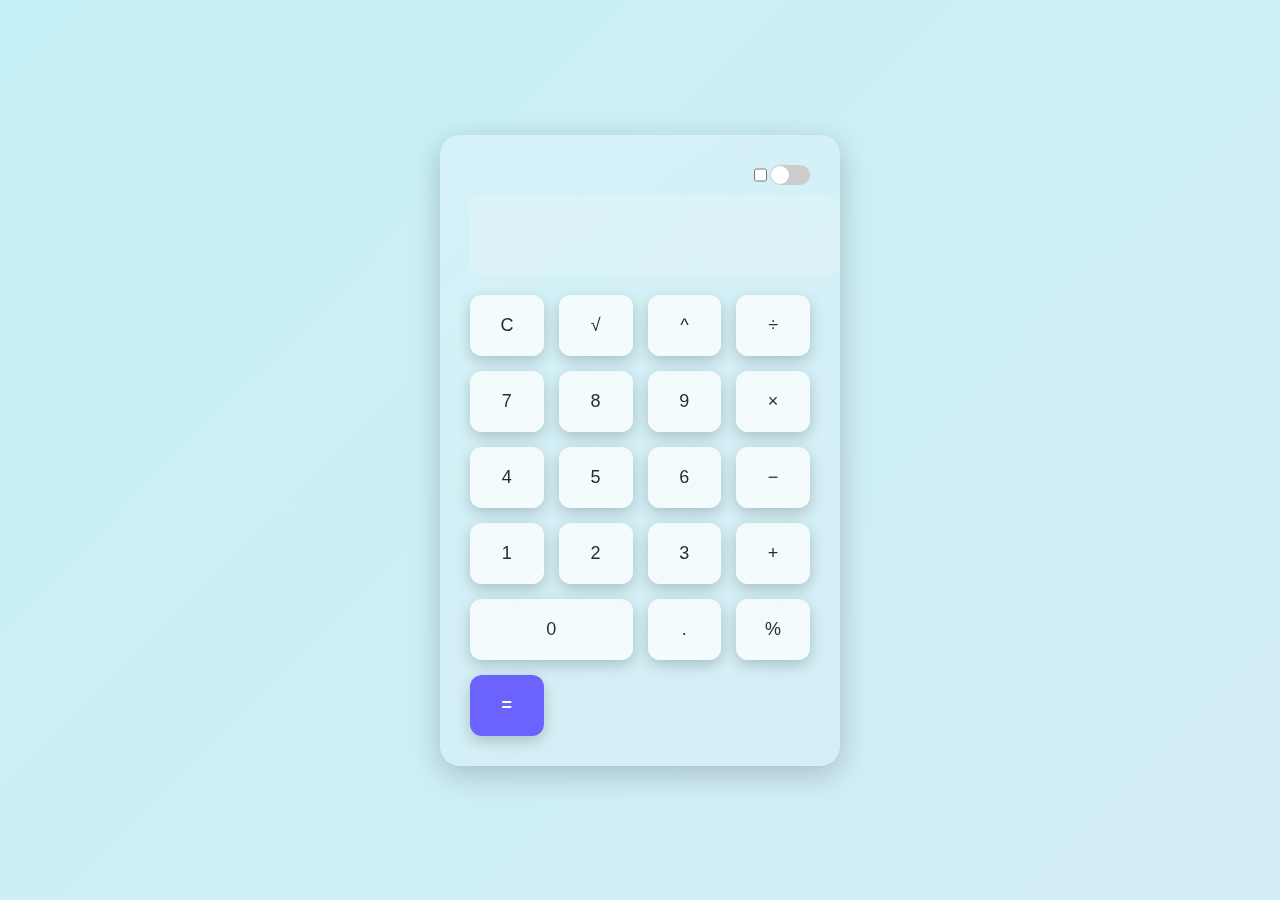
<file: Calculator/index.html>
<!DOCTYPE html>
<html lang="en">
<head>
  <meta charset="UTF-8" />
  <meta name="viewport" content="width=device-width, initial-scale=1.0"/>
  <title>Stylish Calculator</title>
  <link rel="stylesheet" href="style.css"/>
</head>
<body>
  <div class="calculator">
    <div class="theme-toggle">
      <input type="checkbox" id="toggle-theme" />
      <label for="toggle-theme" class="switch"></label>
    </div>
    <input type="text" id="display" disabled />
    <div class="buttons">
      <button class="btn" data-value="C">C</button>
      <button class="btn" data-value="√">√</button>
      <button class="btn" data-value="^">^</button>
      <button class="btn" data-value="/">÷</button>

      <button class="btn" data-value="7">7</button>
      <button class="btn" data-value="8">8</button>
      <button class="btn" data-value="9">9</button>
      <button class="btn" data-value="*">×</button>

      <button class="btn" data-value="4">4</button>
      <button class="btn" data-value="5">5</button>
      <button class="btn" data-value="6">6</button>
      <button class="btn" data-value="-">−</button>

      <button class="btn" data-value="1">1</button>
      <button class="btn" data-value="2">2</button>
      <button class="btn" data-value="3">3</button>
      <button class="btn" data-value="+">+</button>

      <button class="btn zero" data-value="0">0</button>
      <button class="btn" data-value=".">.</button>
      <button class="btn" data-value="%">%</button>
      <button class="btn equal" data-value="=">=</button>
    </div>
  </div>
  <script src="script.js"></script>
</body>
</html>
</file>
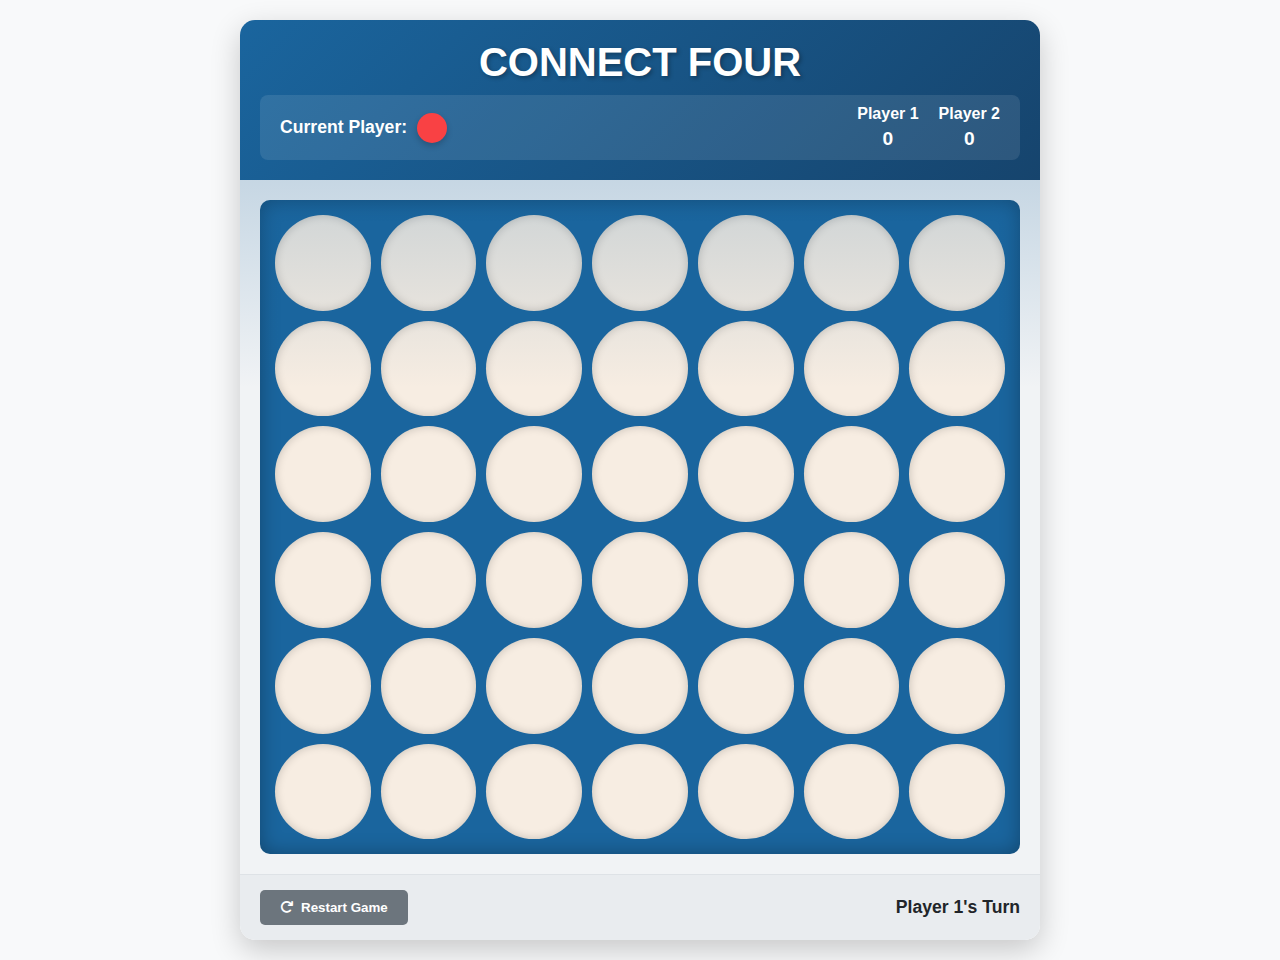
<file: Connect_Four_Game/index.html>
<!DOCTYPE html>
<html lang="en">
<head>
    <meta charset="UTF-8">
    <meta name="viewport" content="width=device-width, initial-scale=1.0">
    <title>Connect Four | Professional Edition</title>
    <link rel="stylesheet" href="styles.css">
    <link rel="stylesheet" href="https://cdnjs.cloudflare.com/ajax/libs/font-awesome/6.4.0/css/all.min.css">
</head>
<body>
    <div class="game-container">
        <header class="game-header">
            <h1>CONNECT FOUR</h1>
            <div class="game-info">
                <div class="player-indicator">
                    <span class="player-label">Current Player:</span>
                    <div class="player-token player-1"></div>
                </div>
                <div class="score-board">
                    <div class="score player-1-score">
                        <span>Player 1</span>
                        <span class="score-value">0</span>
                    </div>
                    <div class="score player-2-score">
                        <span>Player 2</span>
                        <span class="score-value">0</span>
                    </div>
                </div>
            </div>
        </header>

        <div class="game-board-container">
            <div class="board-overlay"></div>
            <div class="game-board" id="gameBoard"></div>
        </div>

        <div class="game-controls">
            <button id="restartBtn" class="btn restart-btn">
                <i class="fas fa-redo"></i> Restart Game
            </button>
            <div class="game-status" id="gameStatus">Player 1's Turn</div>
        </div>

        <div class="modal" id="winModal">
            <div class="modal-content">
                <h2 id="winMessage">Player 1 Wins!</h2>
                <div class="win-tokens">
                    <div class="win-token player-1"></div>
                    <div class="win-token player-1"></div>
                    <div class="win-token player-1"></div>
                    <div class="win-token player-1"></div>
                </div>
                <button id="playAgainBtn" class="btn play-again-btn">Play Again</button>
            </div>
        </div>
    </div>

    <script src="script.js"></script>
</body>
</html>
</file>
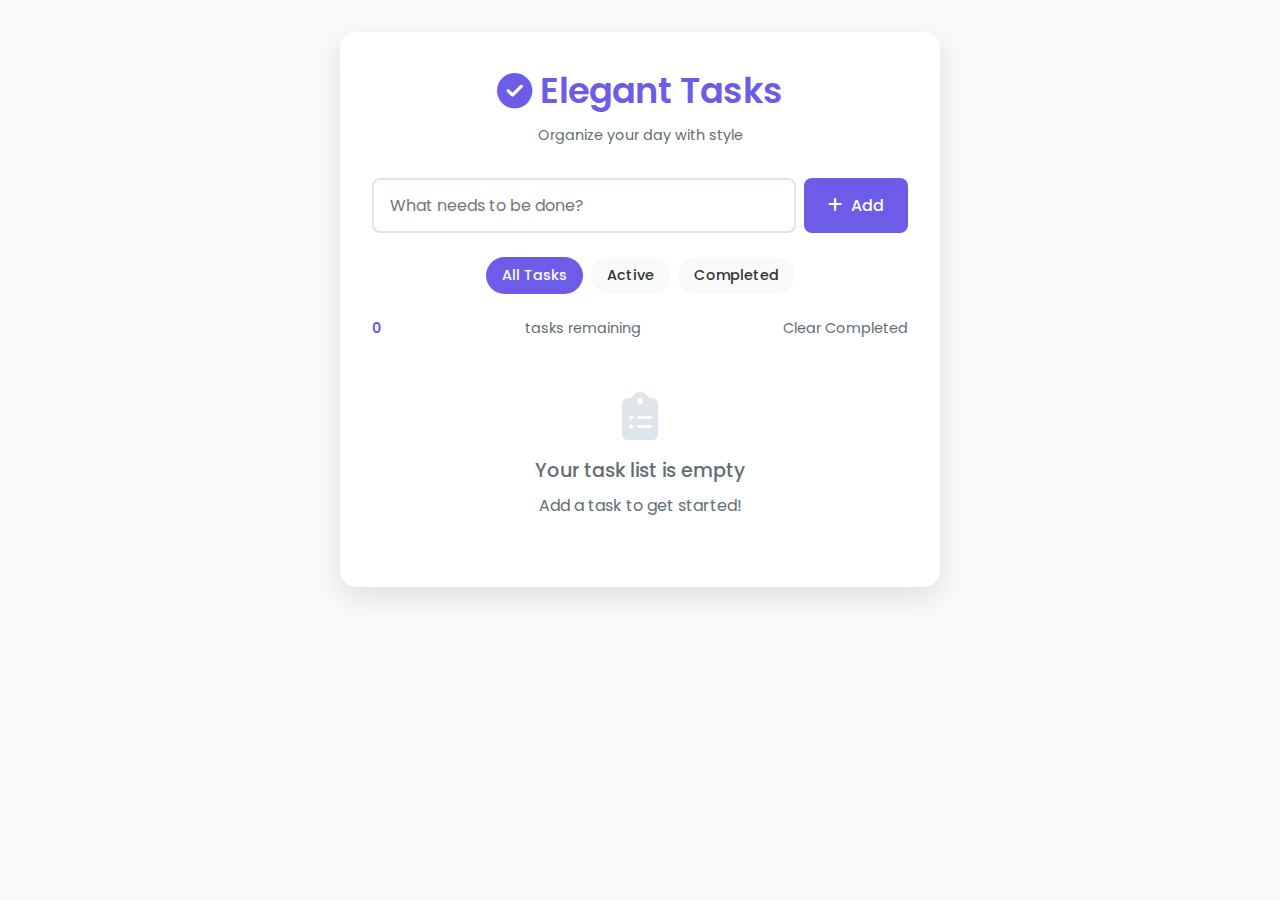
<file: To_Do_List/index.html>
<!DOCTYPE html>
<html lang="en">
<head>
    <meta charset="UTF-8">
    <meta name="viewport" content="width=device-width, initial-scale=1.0">
    <title>Elegant TO-DO List</title>
    <link rel="stylesheet" href="styles.css">
    <link href="https://fonts.googleapis.com/css2?family=Poppins:wght@300;400;500;600&display=swap" rel="stylesheet">
    <link rel="stylesheet" href="https://cdnjs.cloudflare.com/ajax/libs/font-awesome/6.4.0/css/all.min.css">
</head>
<body>
    <div class="app-container">
        <div class="header">
            <h1><i class="fas fa-check-circle"></i> Elegant Tasks</h1>
            <p>Organize your day with style</p>
        </div>
        
        <div class="input-container">
            <input type="text" id="taskInput" placeholder="What needs to be done?">
            <button id="addBtn"><i class="fas fa-plus"></i> Add</button>
        </div>
        
        <div class="filter-container">
            <button class="filter-btn active" data-filter="all">All Tasks</button>
            <button class="filter-btn" data-filter="active">Active</button>
            <button class="filter-btn" data-filter="completed">Completed</button>
        </div>
        
        <div class="task-stats">
            <span id="count">0</span> tasks remaining
            <button id="clearCompleted">Clear Completed</button>
        </div>
        
        <ul id="taskList"></ul>
        
        <div class="empty-state" id="emptyState">
            <i class="fas fa-clipboard-list"></i>
            <p>Your task list is empty</p>
            <p>Add a task to get started!</p>
        </div>
    </div>

    <script src="script.js"></script>
</body>
</html>
</file>
<file: Calculator/style.css>
:root {
  --bg-color: #f3f4f7;
  --btn-bg: #ffffffaa;
  --btn-shadow: rgba(0, 0, 0, 0.2);
  --text-color: #2b2b2b;
  --accent: #6c63ff;
}

body.dark {
  --bg-color: #1e1f26;
  --btn-bg: #2c2c2eaa;
  --btn-shadow: rgba(255, 255, 255, 0.05);
  --text-color: #ffffff;
  --accent: #4facfe;
}

/* Fullscreen + Animated Gradient Background */
html, body {
  margin: 0;
  padding: 0;
  height: 100%;
}

body {
  background: linear-gradient(135deg, #c6f0f7, #fce4ec);
  font-family: 'Segoe UI', sans-serif;
  display: flex;
  align-items: center;
  justify-content: center;
  transition: background 0.4s;
  background-attachment: fixed;
  overflow: hidden;
  animation: gradientMove 20s ease infinite;
  background-size: 400% 400%;
}

/* Optional Dark Background */
body.dark {
  background: linear-gradient(135deg, #2d2d39, #1a1a22);
}

@keyframes gradientMove {
  0% { background-position: 0% 50%; }
  50% { background-position: 100% 50%; }
  100% { background-position: 0% 50%; }
}

/* Calculator Container */
.calculator {
  backdrop-filter: blur(16px);
  background: linear-gradient(145deg, rgba(255,255,255,0.2), rgba(255,255,255,0.1));
  box-shadow: 0 8px 30px var(--btn-shadow);
  border-radius: 20px;
  padding: 30px;
  width: 340px;
  transition: background 0.4s;
}

/* Display Box */
#display {
  width: 100%;
  height: 60px;
  font-size: 24px;
  background: transparent;
  color: var(--text-color);
  border: none;
  border-radius: 10px;
  text-align: right;
  padding: 10px 15px;
  margin-bottom: 20px;
  backdrop-filter: blur(6px);
  font-weight: 500;
  outline: none;
}

/* Button Grid */
.buttons {
  display: grid;
  grid-template-columns: repeat(4, 1fr);
  gap: 15px;
}

/* Buttons */
.btn {
  padding: 20px;
  font-size: 18px;
  background: var(--btn-bg);
  color: var(--text-color);
  border: none;
  border-radius: 12px;
  box-shadow: 0 5px 15px var(--btn-shadow);
  cursor: pointer;
  transition: 0.2s ease-in-out;
  backdrop-filter: blur(4px);
}

.btn:hover {
  background: var(--accent);
  color: #fff;
  transform: translateY(-2px);
  box-shadow: 0 8px 20px var(--accent);
}

/* Special Button Styles */
.btn.equal {
  background: var(--accent);
  color: white;
  font-weight: bold;
}

.btn.zero {
  grid-column: span 2;
}

/* Theme Toggle Switch */
.theme-toggle {
  display: flex;
  justify-content: flex-end;
  margin-bottom: 10px;
}

.switch {
  width: 40px;
  height: 20px;
  background: #ccc;
  border-radius: 999px;
  display: inline-block;
  position: relative;
  cursor: pointer;
}

.switch::after {
  content: '';
  width: 18px;
  height: 18px;
  background: white;
  border-radius: 50%;
  position: absolute;
  top: 1px;
  left: 1px;
  transition: 0.3s;
}

#toggle-theme:checked + .switch {
  background: var(--accent);
}

#toggle-theme:checked + .switch::after {
  transform: translateX(20px);
}
</file>
<file: Connect_Four_Game/styles.css>
:root {
    --player-1-color: #f94144;
    --player-2-color: #277da1;
    --board-color: #1a659e;
    --cell-color: #f7ede2;
    --bg-color: #f8f9fa;
    --text-color: #212529;
    --shadow-color: rgba(0, 0, 0, 0.2);
    --win-highlight: #f9c74f;
}

* {
    margin: 0;
    padding: 0;
    box-sizing: border-box;
    font-family: 'Segoe UI', Tahoma, Geneva, Verdana, sans-serif;
}

body {
    background-color: var(--bg-color);
    color: var(--text-color);
    display: flex;
    justify-content: center;
    align-items: center;
    min-height: 100vh;
    padding: 20px;
}

.game-container {
    width: 100%;
    max-width: 800px;
    background: white;
    border-radius: 15px;
    box-shadow: 0 10px 30px var(--shadow-color);
    overflow: hidden;
    position: relative;
}

.game-header {
    background: linear-gradient(135deg, var(--board-color), #16446d);
    color: white;
    padding: 20px;
    text-align: center;
    position: relative;
}

.game-header h1 {
    font-size: 2.5rem;
    margin-bottom: 10px;
    text-shadow: 2px 2px 4px rgba(0, 0, 0, 0.3);
}

.game-info {
    display: flex;
    justify-content: space-between;
    align-items: center;
    padding: 10px 20px;
    background-color: rgba(255, 255, 255, 0.1);
    border-radius: 8px;
    margin-top: 10px;
}

.player-indicator {
    display: flex;
    align-items: center;
    gap: 10px;
}

.player-label {
    font-weight: 600;
    font-size: 1.1rem;
}

.player-token {
    width: 30px;
    height: 30px;
    border-radius: 50%;
    box-shadow: 0 3px 6px var(--shadow-color);
}

.player-1 {
    background-color: var(--player-1-color);
}

.player-2 {
    background-color: var(--player-2-color);
}

.score-board {
    display: flex;
    gap: 20px;
}

.score {
    display: flex;
    flex-direction: column;
    align-items: center;
    color: white;
    font-weight: 600;
}

.score-value {
    font-size: 1.2rem;
    margin-top: 5px;
}

.game-board-container {
    position: relative;
    padding: 20px;
    background-color: #f1f3f5;
}

.board-overlay {
    position: absolute;
    top: 0;
    left: 0;
    right: 0;
    bottom: 0;
    pointer-events: none;
    background: linear-gradient(to bottom, rgba(26, 101, 158, 0.2), transparent 30%);
    z-index: 1;
}

.game-board {
    display: grid;
    grid-template-columns: repeat(7, 1fr);
    grid-template-rows: repeat(6, 1fr);
    gap: 10px;
    background-color: var(--board-color);
    padding: 15px;
    border-radius: 10px;
    box-shadow: inset 0 0 20px rgba(0, 0, 0, 0.3);
    position: relative;
    min-height: 500px;
}

.cell {
    background-color: var(--cell-color);
    border-radius: 50%;
    position: relative;
    cursor: pointer;
    box-shadow: inset 0 0 10px rgba(0, 0, 0, 0.2);
    transition: transform 0.2s;
}

.cell::before {
    content: '';
    display: block;
    padding-bottom: 100%;
}

.cell:hover {
    transform: scale(1.05);
}

.token {
    position: absolute;
    top: 0;
    left: 0;
    width: 100%;
    height: 100%;
    border-radius: 50%;
    transform: translateY(-500px);
    box-shadow: 0 3px 6px var(--shadow-color);
    transition: transform 0.5s cubic-bezier(0.5, 0, 0.5, 1.5);
}

.token.player-1 {
    background-color: var(--player-1-color);
}

.token.player-2 {
    background-color: var(--player-2-color);
}

.token.placed {
    transform: translateY(0);
}

.token.win {
    animation: pulse 1s infinite alternate;
    box-shadow: 0 0 20px var(--win-highlight);
}

@keyframes pulse {
    from {
        transform: scale(1);
    }
    to {
        transform: scale(1.1);
    }
}

.game-controls {
    display: flex;
    justify-content: space-between;
    align-items: center;
    padding: 15px 20px;
    background-color: #e9ecef;
    border-top: 1px solid #dee2e6;
}

.game-status {
    font-weight: 600;
    font-size: 1.1rem;
    color: var(--text-color);
}

.btn {
    padding: 10px 20px;
    border: none;
    border-radius: 5px;
    font-weight: 600;
    cursor: pointer;
    transition: all 0.3s;
    display: flex;
    align-items: center;
    gap: 8px;
}

.btn:hover {
    transform: translateY(-2px);
    box-shadow: 0 5px 10px var(--shadow-color);
}

.restart-btn {
    background-color: #6c757d;
    color: white;
}

.restart-btn:hover {
    background-color: #5a6268;
}

.play-again-btn {
    background-color: var(--player-1-color);
    color: white;
    margin: 20px auto 0;
    padding: 12px 25px;
    font-size: 1.1rem;
}

.play-again-btn:hover {
    background-color: #d62839;
}

.modal {
    position: fixed;
    top: 0;
    left: 0;
    right: 0;
    bottom: 0;
    background-color: rgba(0, 0, 0, 0.7);
    display: flex;
    justify-content: center;
    align-items: center;
    z-index: 100;
    opacity: 0;
    pointer-events: none;
    transition: opacity 0.3s;
}

.modal.active {
    opacity: 1;
    pointer-events: all;
}

.modal-content {
    background-color: white;
    padding: 30px;
    border-radius: 10px;
    text-align: center;
    max-width: 500px;
    width: 90%;
    box-shadow: 0 10px 30px rgba(0, 0, 0, 0.3);
    transform: translateY(-20px);
    transition: transform 0.3s;
}

.modal.active .modal-content {
    transform: translateY(0);
}

.modal-content h2 {
    font-size: 2rem;
    margin-bottom: 20px;
    color: var(--text-color);
}

.win-tokens {
    display: flex;
    justify-content: center;
    gap: 15px;
    margin: 20px 0;
}

.win-token {
    width: 40px;
    height: 40px;
    border-radius: 50%;
    box-shadow: 0 5px 10px var(--shadow-color);
}

/* Responsive adjustments */
@media (max-width: 768px) {
    .game-board {
        min-height: 400px;
        gap: 8px;
        padding: 10px;
    }
    
    .game-header h1 {
        font-size: 2rem;
    }
    
    .player-label {
        font-size: 1rem;
    }
    
    .score {
        font-size: 0.9rem;
    }
    
    .score-value {
        font-size: 1rem;
    }
}

@media (max-width: 480px) {
    .game-board {
        min-height: 300px;
        gap: 5px;
    }
    
    .game-info {
        flex-direction: column;
        gap: 10px;
    }
    
    .game-controls {
        flex-direction: column;
        gap: 10px;
    }
}
</file>
<file: To_Do_List/styles.css>
:root {
    --primary-color: #6c5ce7;
    --secondary-color: #a29bfe;
    --accent-color: #fd79a8;
    --text-color: #2d3436;
    --light-text: #636e72;
    --bg-color: #f9f9f9;
    --card-color: #ffffff;
    --border-color: #dfe6e9;
    --success-color: #00b894;
    --danger-color: #d63031;
}

* {
    margin: 0;
    padding: 0;
    box-sizing: border-box;
    font-family: 'Poppins', sans-serif;
}

body {
    background-color: var(--bg-color);
    color: var(--text-color);
    min-height: 100vh;
    padding: 2rem;
    display: flex;
    justify-content: center;
    align-items: flex-start;
}

.app-container {
    width: 100%;
    max-width: 600px;
    background: var(--card-color);
    border-radius: 16px;
    box-shadow: 0 10px 30px rgba(0, 0, 0, 0.1);
    padding: 2rem;
    transition: all 0.3s ease;
}

.header {
    text-align: center;
    margin-bottom: 2rem;
}

.header h1 {
    font-size: 2.2rem;
    font-weight: 600;
    color: var(--primary-color);
    display: flex;
    align-items: center;
    justify-content: center;
    gap: 0.5rem;
}

.header p {
    color: var(--light-text);
    font-size: 0.9rem;
    margin-top: 0.5rem;
}

.input-container {
    display: flex;
    margin-bottom: 1.5rem;
    gap: 0.5rem;
}

#taskInput {
    flex: 1;
    padding: 0.8rem 1rem;
    border: 2px solid var(--border-color);
    border-radius: 8px;
    font-size: 1rem;
    outline: none;
    transition: all 0.3s;
}

#taskInput:focus {
    border-color: var(--primary-color);
    box-shadow: 0 0 0 3px rgba(108, 92, 231, 0.2);
}

#addBtn {
    padding: 0 1.5rem;
    background-color: var(--primary-color);
    color: white;
    border: none;
    border-radius: 8px;
    cursor: pointer;
    font-size: 1rem;
    font-weight: 500;
    display: flex;
    align-items: center;
    gap: 0.5rem;
    transition: all 0.3s;
}

#addBtn:hover {
    background-color: #5a4bd1;
    transform: translateY(-2px);
}

.filter-container {
    display: flex;
    justify-content: center;
    margin-bottom: 1.5rem;
    gap: 0.5rem;
    flex-wrap: wrap;
}

.filter-btn {
    padding: 0.5rem 1rem;
    background-color: var(--bg-color);
    color: var(--text-color);
    border: none;
    border-radius: 20px;
    cursor: pointer;
    font-size: 0.9rem;
    font-weight: 500;
    transition: all 0.3s;
}

.filter-btn.active {
    background-color: var(--primary-color);
    color: white;
}

.filter-btn:hover:not(.active) {
    background-color: var(--border-color);
}

.task-stats {
    display: flex;
    justify-content: space-between;
    align-items: center;
    margin-bottom: 1rem;
    font-size: 0.9rem;
    color: var(--light-text);
}

#count {
    font-weight: 600;
    color: var(--primary-color);
}

#clearCompleted {
    background: none;
    border: none;
    color: var(--light-text);
    cursor: pointer;
    font-size: 0.9rem;
    transition: color 0.3s;
}

#clearCompleted:hover {
    color: var(--danger-color);
}

#taskList {
    list-style-type: none;
    margin-bottom: 1rem;
}

.task-item {
    display: flex;
    align-items: center;
    padding: 1rem;
    background-color: var(--bg-color);
    margin-bottom: 0.5rem;
    border-radius: 8px;
    transition: all 0.3s;
    animation: fadeIn 0.3s ease;
}

@keyframes fadeIn {
    from { opacity: 0; transform: translateY(-10px); }
    to { opacity: 1; transform: translateY(0); }
}

.task-item:hover {
    transform: translateX(5px);
    box-shadow: 0 5px 15px rgba(0, 0, 0, 0.05);
}

.task-item.completed {
    opacity: 0.8;
}

.task-content {
    display: flex;
    align-items: center;
    flex: 1;
    min-width: 0;
}

.task-checkbox {
    appearance: none;
    width: 20px;
    height: 20px;
    border: 2px solid var(--border-color);
    border-radius: 50%;
    margin-right: 1rem;
    cursor: pointer;
    position: relative;
    transition: all 0.3s;
}

.task-checkbox:checked {
    background-color: var(--success-color);
    border-color: var(--success-color);
}

.task-checkbox:checked::after {
    content: '\f00c';
    font-family: 'Font Awesome 6 Free';
    font-weight: 900;
    color: white;
    position: absolute;
    top: 50%;
    left: 50%;
    transform: translate(-50%, -50%);
    font-size: 0.7rem;
}

.task-text {
    flex: 1;
    font-size: 1rem;
    transition: all 0.3s;
    white-space: nowrap;
    overflow: hidden;
    text-overflow: ellipsis;
    margin-right: 0.5rem;
}

.task-item.completed .task-text {
    text-decoration: line-through;
    color: var(--light-text);
}

.delete-btn {
    background: none;
    border: none;
    color: var(--light-text);
    cursor: pointer;
    font-size: 1rem;
    transition: all 0.3s;
    width: 32px;
    height: 32px;
    display: flex;
    align-items: center;
    justify-content: center;
    border-radius: 50%;
    opacity: 0;
    transform: scale(0.8);
    margin-left: auto;
}

.task-item:hover .delete-btn {
    opacity: 1;
    transform: scale(1);
}

.delete-btn:hover {
    color: white;
    background-color: var(--danger-color);
    box-shadow: 0 2px 8px rgba(214, 48, 49, 0.3);
}

.delete-btn i {
    pointer-events: none;
}

.empty-state {
    text-align: center;
    padding: 2rem;
    color: var(--light-text);
    display: none;
}

.empty-state i {
    font-size: 3rem;
    color: var(--border-color);
    margin-bottom: 1rem;
}

.empty-state p:first-of-type {
    font-size: 1.2rem;
    font-weight: 500;
    margin-bottom: 0.5rem;
}

@media (max-width: 600px) {
    body {
        padding: 1rem;
    }
    
    .app-container {
        padding: 1.5rem;
    }
    
    .input-container {
        flex-direction: column;
    }
    
    #addBtn {
        justify-content: center;
        padding: 0.8rem;
    }
}

.empty-state {
    display: none;
    flex-direction: column;
    align-items: center;
    justify-content: center;
    text-align: center;
    padding: 2rem;
    color: var(--light-text);
    min-height: 200px; 
}

#taskList {
    display: block; 
    list-style-type: none;
    margin-bottom: 1rem;
}
</file>
